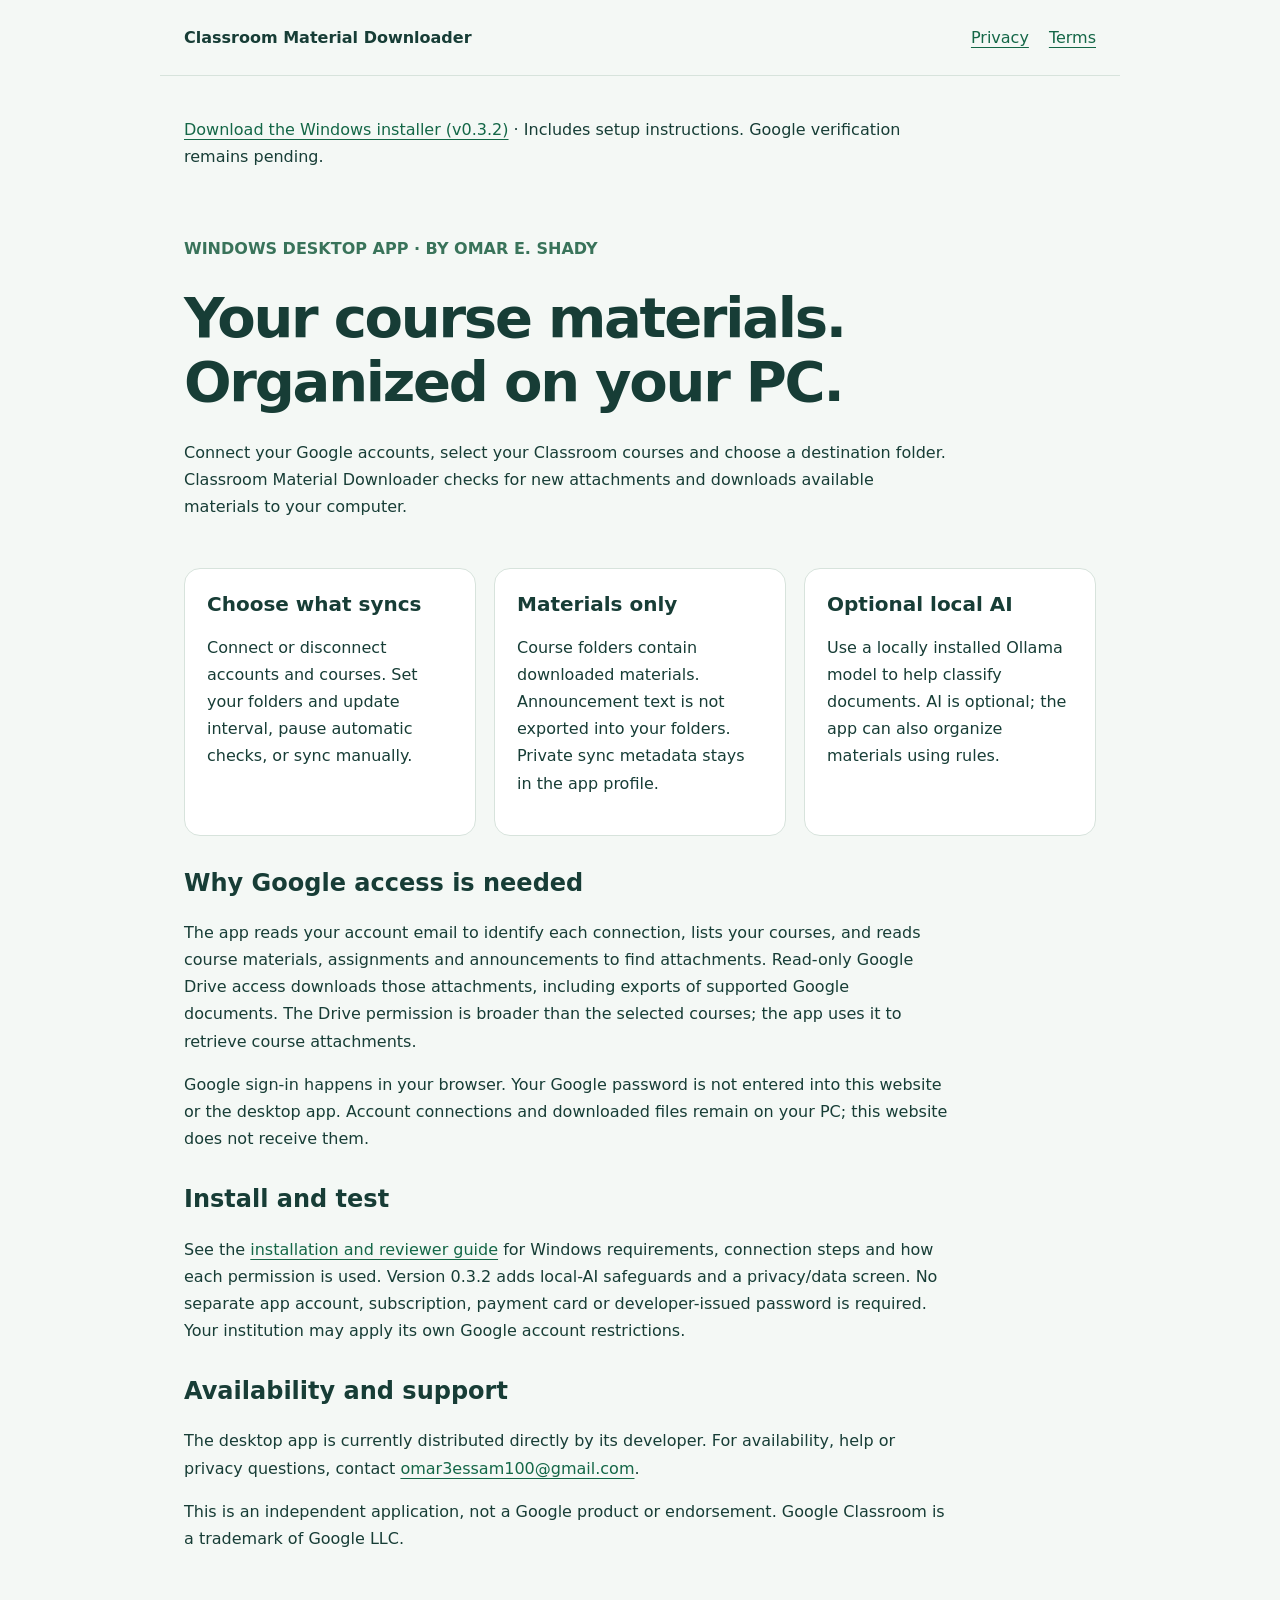
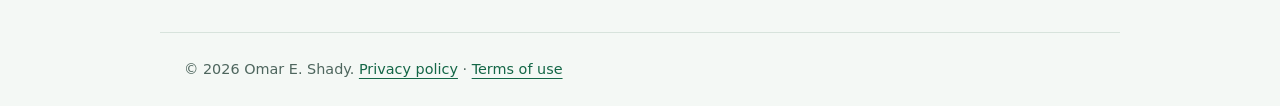
<file: index.html>
<!doctype html><html lang="en"><head><meta charset="utf-8"><meta name="viewport" content="width=device-width,initial-scale=1"><title>Classroom Material Downloader — Omar E. Shady</title><meta name="description" content="A Windows desktop app that downloads and organizes materials from your selected Google Classroom courses."><link rel="stylesheet" href="style.css"></head><body><header><strong>Classroom Material Downloader</strong><nav><a href="privacy.html">Privacy</a><a href="terms.html">Terms</a></nav></header><main><p><a href="https://github.com/omaressam10/classroom-material-downloader-site/releases/tag/v0.3.2">Download the Windows installer (v0.3.2)</a> · Includes setup instructions. Google verification remains pending.</p><section class="hero"><p class="eyebrow">WINDOWS DESKTOP APP · BY OMAR E. SHADY</p><h1>Your course materials.<br>Organized on your PC.</h1><p>Connect your Google accounts, select your Classroom courses and choose a destination folder. Classroom Material Downloader checks for new attachments and downloads available materials to your computer.</p></section><section class="cards"><article class="card"><h2>Choose what syncs</h2><p>Connect or disconnect accounts and courses. Set your folders and update interval, pause automatic checks, or sync manually.</p></article><article class="card"><h2>Materials only</h2><p>Course folders contain downloaded materials. Announcement text is not exported into your folders. Private sync metadata stays in the app profile.</p></article><article class="card"><h2>Optional local AI</h2><p>Use a locally installed Ollama model to help classify documents. AI is optional; the app can also organize materials using rules.</p></article></section><h2>Why Google access is needed</h2><p>The app reads your account email to identify each connection, lists your courses, and reads course materials, assignments and announcements to find attachments. Read-only Google Drive access downloads those attachments, including exports of supported Google documents. The Drive permission is broader than the selected courses; the app uses it to retrieve course attachments.</p><p>Google sign-in happens in your browser. Your Google password is not entered into this website or the desktop app. Account connections and downloaded files remain on your PC; this website does not receive them.</p><h2>Install and test</h2><p>See the <a href="reviewer-guide.html">installation and reviewer guide</a> for Windows requirements, connection steps and how each permission is used. Version 0.3.2 adds local-AI safeguards and a privacy/data screen. No separate app account, subscription, payment card or developer-issued password is required. Your institution may apply its own Google account restrictions.</p><h2>Availability and support</h2><p>The desktop app is currently distributed directly by its developer. For availability, help or privacy questions, contact <a href="mailto:omar3essam100@gmail.com">omar3essam100@gmail.com</a>.</p><p>This is an independent application, not a Google product or endorsement. Google Classroom is a trademark of Google LLC.</p></main><footer>© 2026 Omar E. Shady. <a href="privacy.html">Privacy policy</a> · <a href="terms.html">Terms of use</a></footer></body></html>
</file>
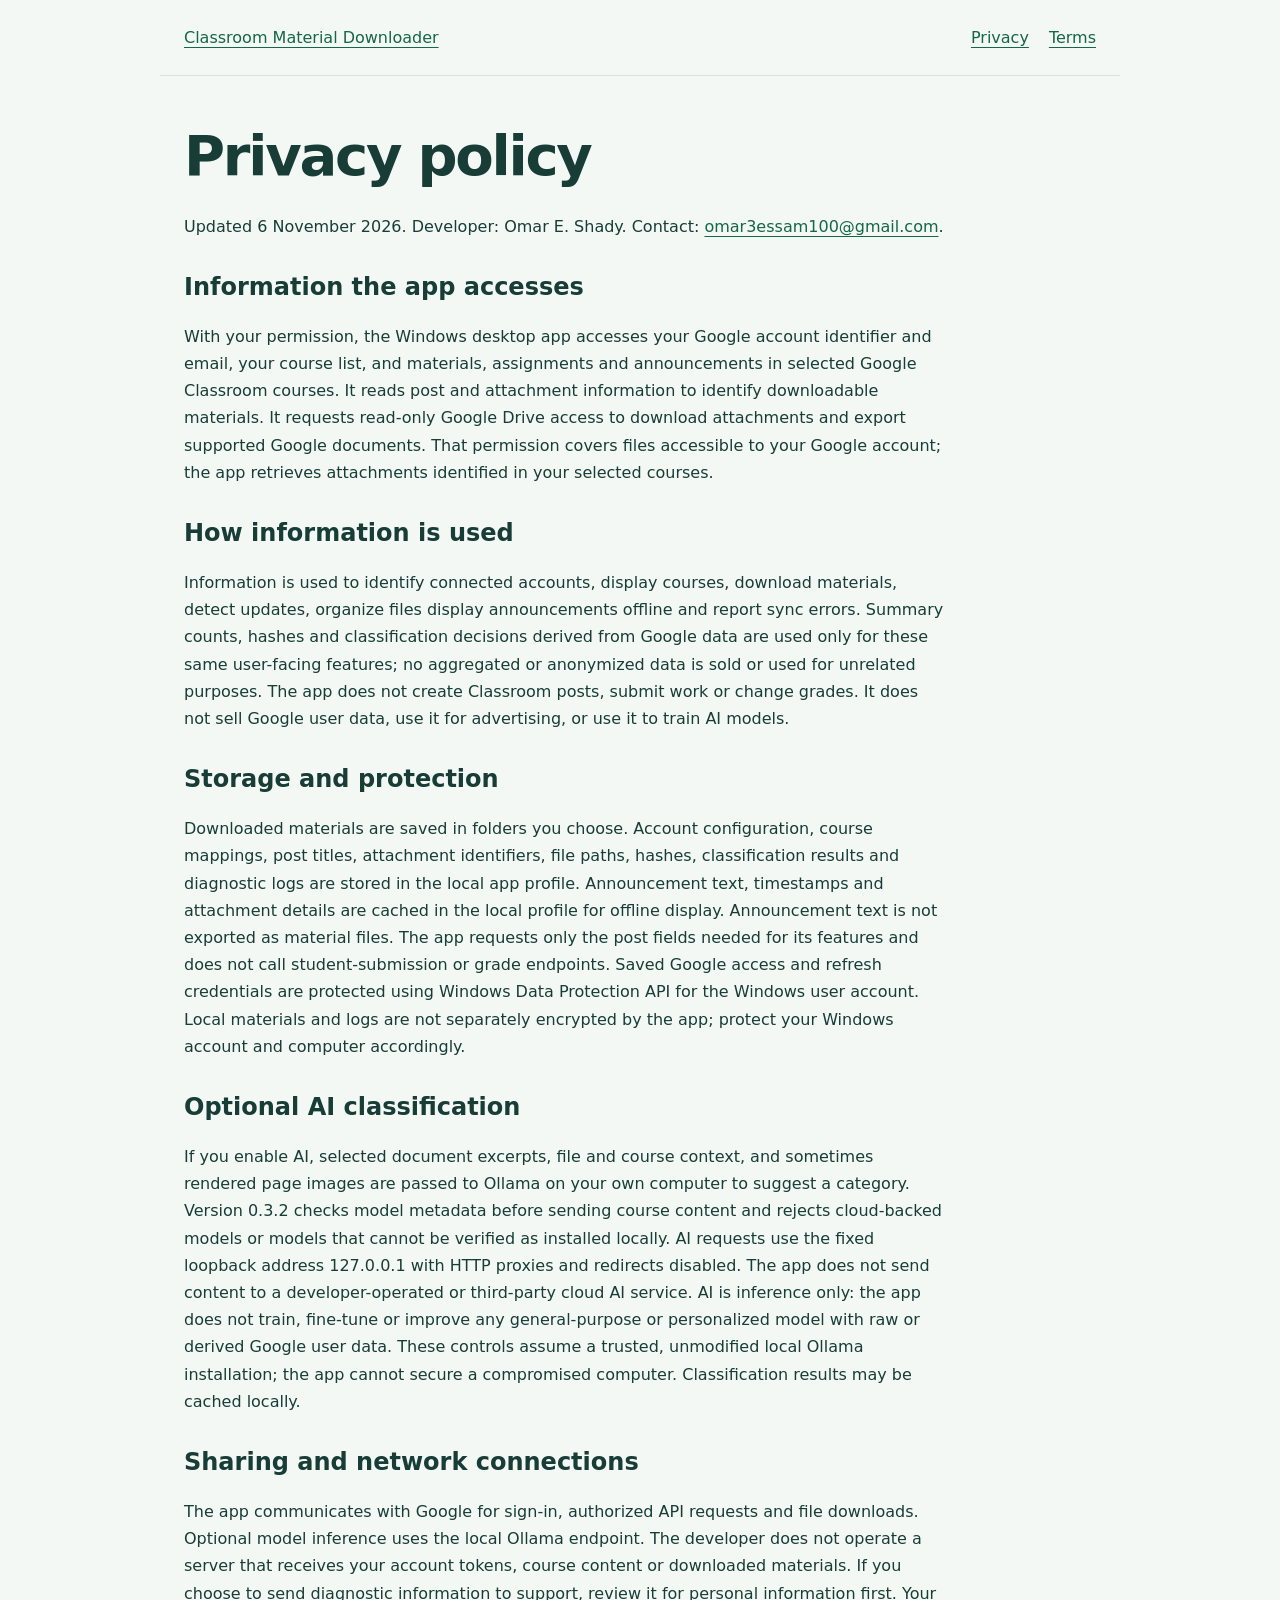
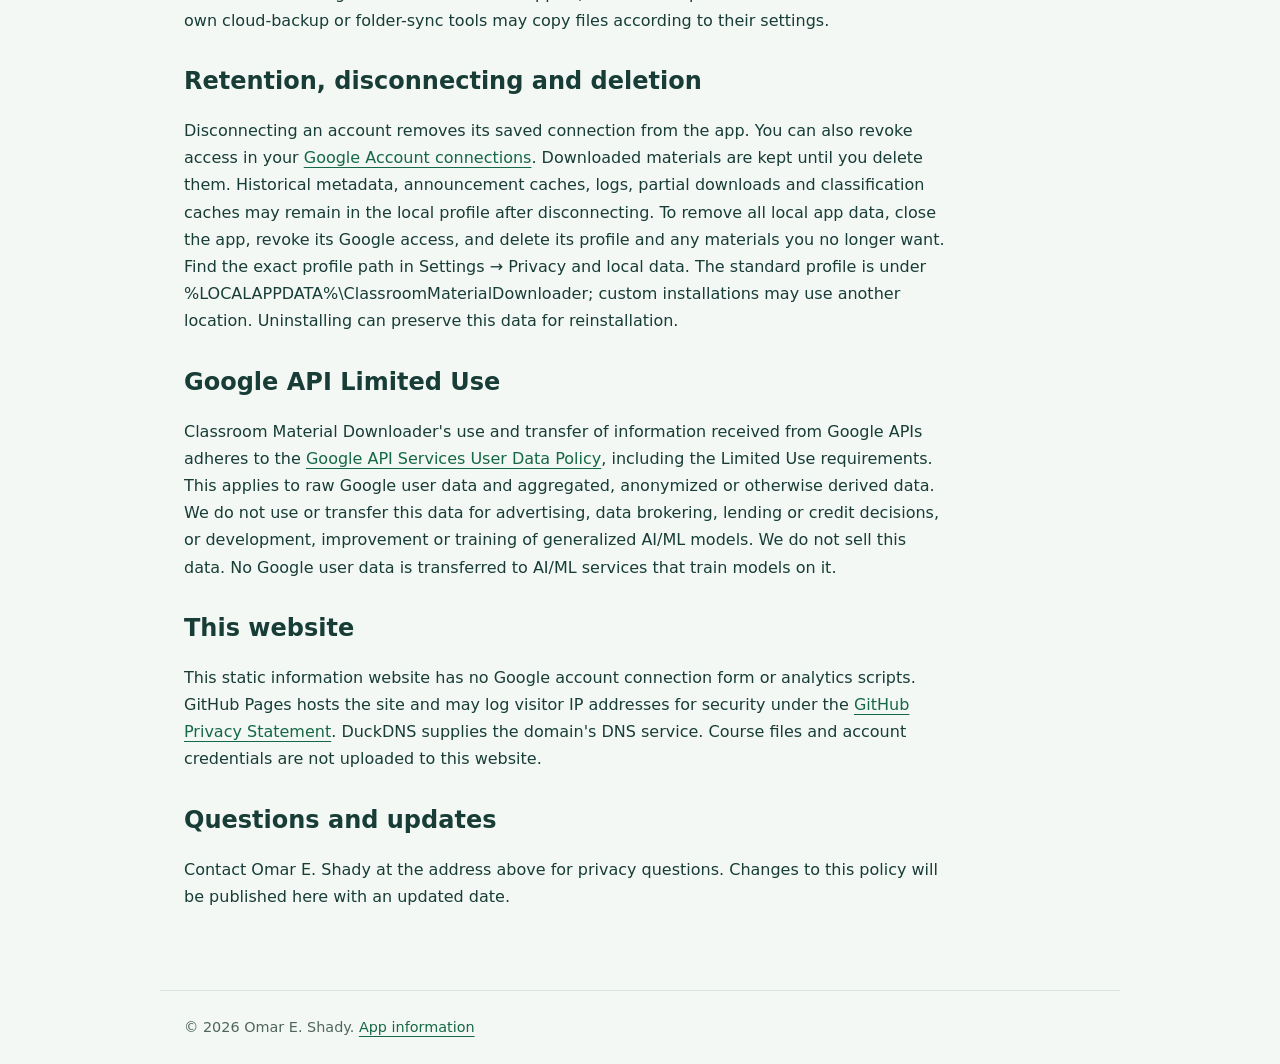
<file: privacy.html>
<!doctype html><html lang="en"><head><meta charset="utf-8"><meta name="viewport" content="width=device-width,initial-scale=1"><title>Privacy policy — Classroom Material Downloader</title><link rel="stylesheet" href="style.css"></head><body><header><a href="index.html">Classroom Material Downloader</a><nav><a href="privacy.html">Privacy</a><a href="terms.html">Terms</a></nav></header><main><h1>Privacy policy</h1><p>Updated 6 November 2026. Developer: Omar E. Shady. Contact: <a href="mailto:omar3essam100@gmail.com">omar3essam100@gmail.com</a>.</p><h2>Information the app accesses</h2><p>With your permission, the Windows desktop app accesses your Google account identifier and email, your course list, and materials, assignments and announcements in selected Google Classroom courses. It reads post and attachment information to identify downloadable materials. It requests read-only Google Drive access to download attachments and export supported Google documents. That permission covers files accessible to your Google account; the app retrieves attachments identified in your selected courses.</p><h2>How information is used</h2><p>Information is used to identify connected accounts, display courses, download materials, detect updates, organize files display announcements offline and report sync errors. Summary counts, hashes and classification decisions derived from Google data are used only for these same user-facing features; no aggregated or anonymized data is sold or used for unrelated purposes. The app does not create Classroom posts, submit work or change grades. It does not sell Google user data, use it for advertising, or use it to train AI models.</p><h2>Storage and protection</h2><p>Downloaded materials are saved in folders you choose. Account configuration, course mappings, post titles, attachment identifiers, file paths, hashes, classification results and diagnostic logs are stored in the local app profile. Announcement text, timestamps and attachment details are cached in the local profile for offline display. Announcement text is not exported as material files. The app requests only the post fields needed for its features and does not call student-submission or grade endpoints. Saved Google access and refresh credentials are protected using Windows Data Protection API for the Windows user account. Local materials and logs are not separately encrypted by the app; protect your Windows account and computer accordingly.</p><h2>Optional AI classification</h2><p>If you enable AI, selected document excerpts, file and course context, and sometimes rendered page images are passed to Ollama on your own computer to suggest a category. Version 0.3.2 checks model metadata before sending course content and rejects cloud-backed models or models that cannot be verified as installed locally. AI requests use the fixed loopback address 127.0.0.1 with HTTP proxies and redirects disabled. The app does not send content to a developer-operated or third-party cloud AI service. AI is inference only: the app does not train, fine-tune or improve any general-purpose or personalized model with raw or derived Google user data. These controls assume a trusted, unmodified local Ollama installation; the app cannot secure a compromised computer. Classification results may be cached locally.</p><h2>Sharing and network connections</h2><p>The app communicates with Google for sign-in, authorized API requests and file downloads. Optional model inference uses the local Ollama endpoint. The developer does not operate a server that receives your account tokens, course content or downloaded materials. If you choose to send diagnostic information to support, review it for personal information first. Your own cloud-backup or folder-sync tools may copy files according to their settings.</p><h2>Retention, disconnecting and deletion</h2><p>Disconnecting an account removes its saved connection from the app. You can also revoke access in your <a href="https://myaccount.google.com/connections">Google Account connections</a>. Downloaded materials are kept until you delete them. Historical metadata, announcement caches, logs, partial downloads and classification caches may remain in the local profile after disconnecting. To remove all local app data, close the app, revoke its Google access, and delete its profile and any materials you no longer want. Find the exact profile path in Settings → Privacy and local data. The standard profile is under %LOCALAPPDATA%\ClassroomMaterialDownloader; custom installations may use another location. Uninstalling can preserve this data for reinstallation.</p><h2>Google API Limited Use</h2><p>Classroom Material Downloader's use and transfer of information received from Google APIs adheres to the <a href="https://developers.google.com/terms/api-services-user-data-policy">Google API Services User Data Policy</a>, including the Limited Use requirements. This applies to raw Google user data and aggregated, anonymized or otherwise derived data. We do not use or transfer this data for advertising, data brokering, lending or credit decisions, or development, improvement or training of generalized AI/ML models. We do not sell this data. No Google user data is transferred to AI/ML services that train models on it.</p><h2>This website</h2><p>This static information website has no Google account connection form or analytics scripts. GitHub Pages hosts the site and may log visitor IP addresses for security under the <a href="https://docs.github.com/en/site-policy/privacy-policies/github-general-privacy-statement">GitHub Privacy Statement</a>. DuckDNS supplies the domain's DNS service. Course files and account credentials are not uploaded to this website.</p><h2>Questions and updates</h2><p>Contact Omar E. Shady at the address above for privacy questions. Changes to this policy will be published here with an updated date.</p></main><footer>© 2026 Omar E. Shady. <a href="index.html">App information</a></footer></body></html>
</file>
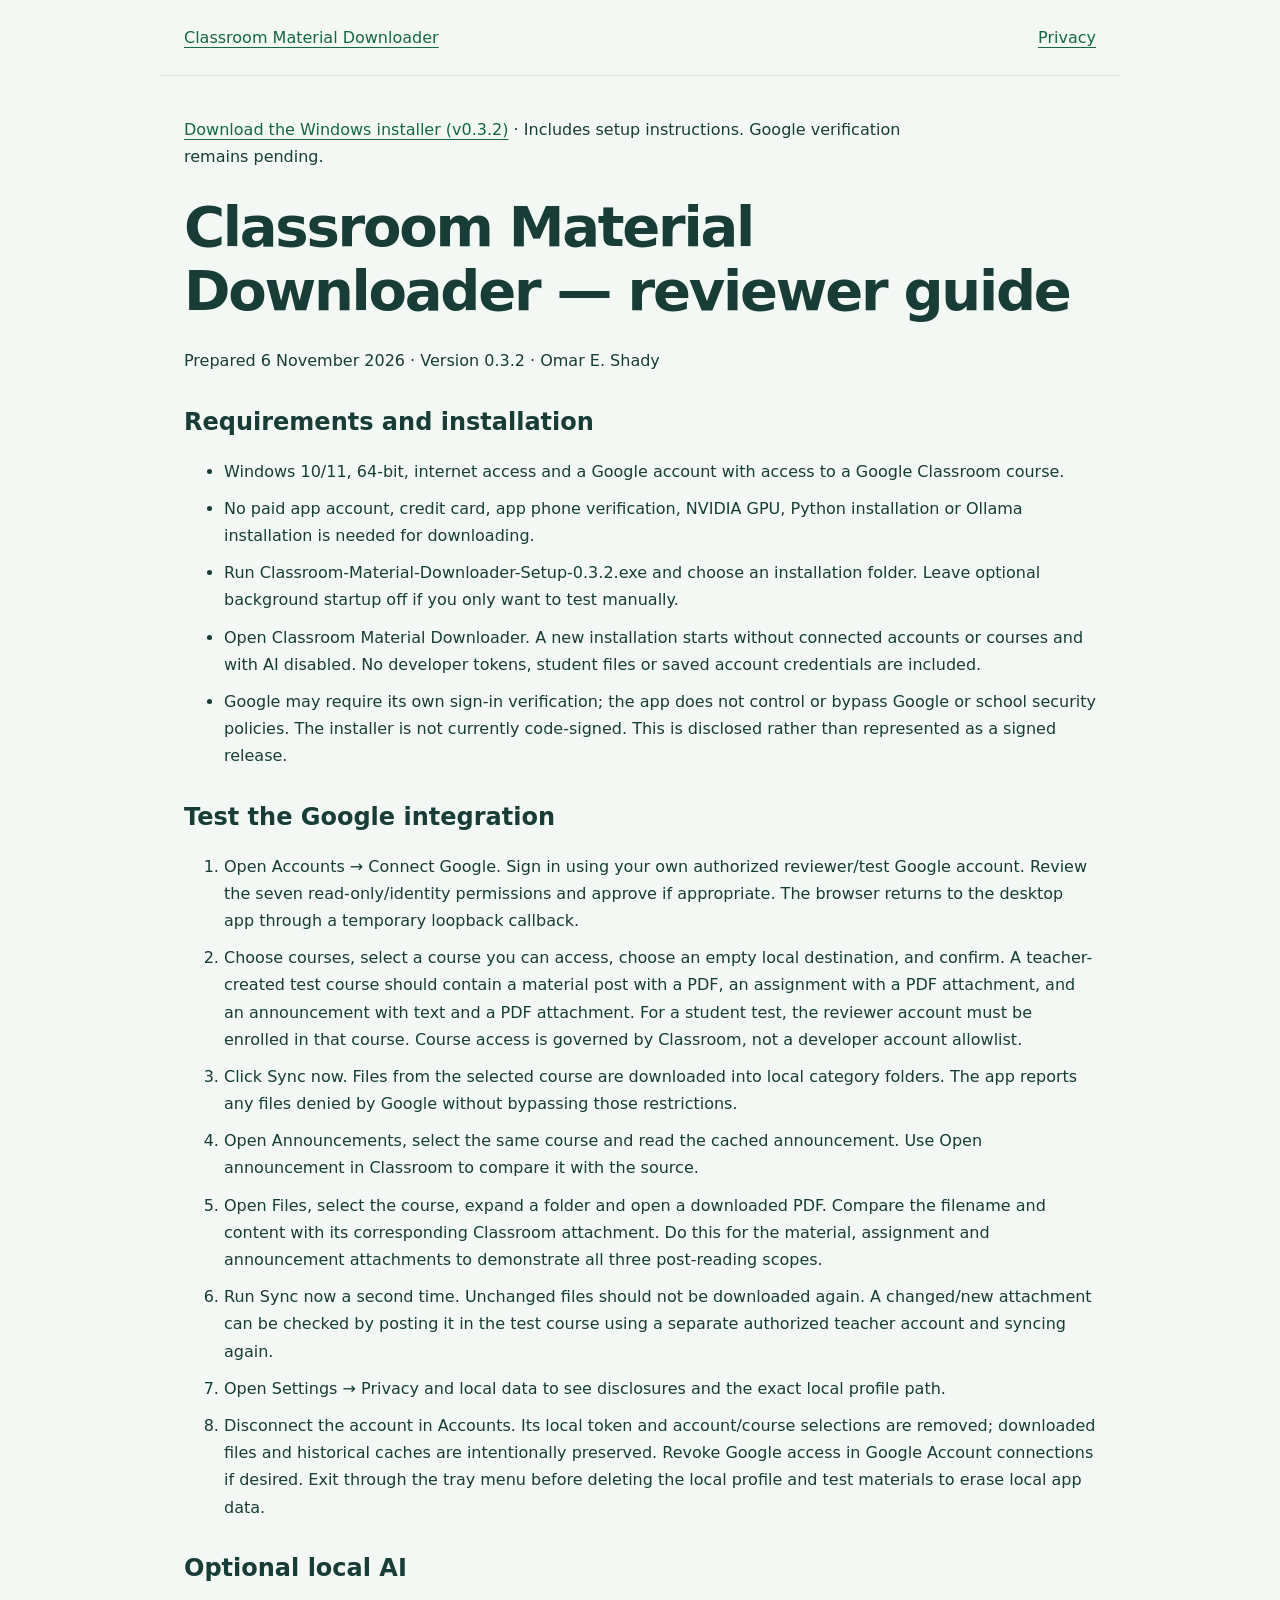
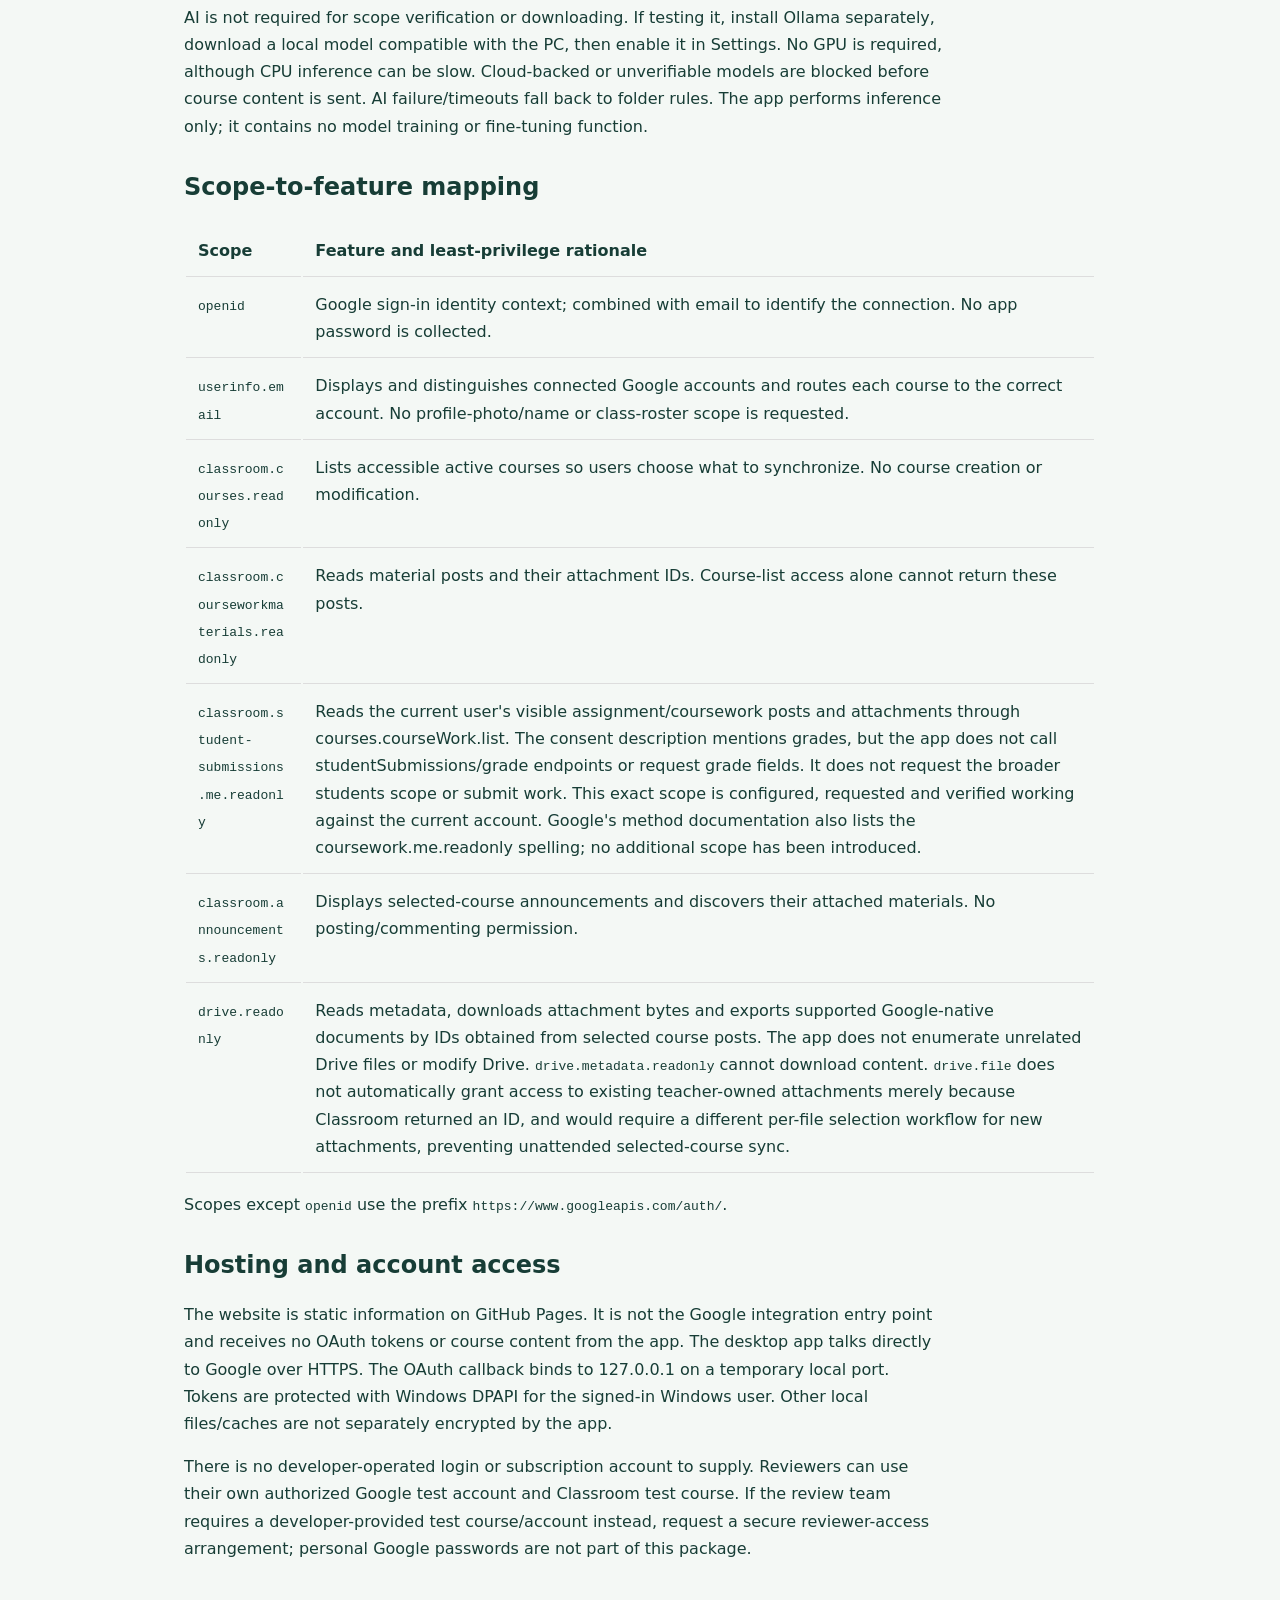
<file: reviewer-guide.html>
<!doctype html><html lang="en"><head><meta charset="utf-8"><meta name="viewport" content="width=device-width,initial-scale=1"><title>Installation and reviewer guide</title><link rel="stylesheet" href="style.css"><style>td,th{padding:12px;text-align:left;border-bottom:1px solid #ddd;vertical-align:top}code{overflow-wrap:anywhere}li{margin-bottom:10px}</style></head><body><header><a href="index.html">Classroom Material Downloader</a><nav><a href="privacy.html">Privacy</a></nav></header><main><p><a href="https://github.com/omaressam10/classroom-material-downloader-site/releases/tag/v0.3.2">Download the Windows installer (v0.3.2)</a> · Includes setup instructions. Google verification remains pending.</p><h1>Classroom Material Downloader — reviewer guide</h1><p>Prepared 6 November 2026 · Version 0.3.2 · Omar E. Shady</p><h2>Requirements and installation</h2><ul><li>Windows 10/11, 64-bit, internet access and a Google account with access to a Google Classroom course.</li><li>No paid app account, credit card, app phone verification, NVIDIA GPU, Python installation or Ollama installation is needed for downloading.</li><li>Run Classroom-Material-Downloader-Setup-0.3.2.exe and choose an installation folder. Leave optional background startup off if you only want to test manually.</li><li>Open Classroom Material Downloader. A new installation starts without connected accounts or courses and with AI disabled. No developer tokens, student files or saved account credentials are included.</li><li>Google may require its own sign-in verification; the app does not control or bypass Google or school security policies. The installer is not currently code-signed. This is disclosed rather than represented as a signed release.</li></ul><h2>Test the Google integration</h2><ol><li>Open Accounts → Connect Google. Sign in using your own authorized reviewer/test Google account. Review the seven read-only/identity permissions and approve if appropriate. The browser returns to the desktop app through a temporary loopback callback.</li><li>Choose courses, select a course you can access, choose an empty local destination, and confirm. A teacher-created test course should contain a material post with a PDF, an assignment with a PDF attachment, and an announcement with text and a PDF attachment. For a student test, the reviewer account must be enrolled in that course. Course access is governed by Classroom, not a developer account allowlist.</li><li>Click Sync now. Files from the selected course are downloaded into local category folders. The app reports any files denied by Google without bypassing those restrictions.</li><li>Open Announcements, select the same course and read the cached announcement. Use Open announcement in Classroom to compare it with the source.</li><li>Open Files, select the course, expand a folder and open a downloaded PDF. Compare the filename and content with its corresponding Classroom attachment. Do this for the material, assignment and announcement attachments to demonstrate all three post-reading scopes.</li><li>Run Sync now a second time. Unchanged files should not be downloaded again. A changed/new attachment can be checked by posting it in the test course using a separate authorized teacher account and syncing again.</li><li>Open Settings → Privacy and local data to see disclosures and the exact local profile path.</li><li>Disconnect the account in Accounts. Its local token and account/course selections are removed; downloaded files and historical caches are intentionally preserved. Revoke Google access in Google Account connections if desired. Exit through the tray menu before deleting the local profile and test materials to erase local app data.</li></ol><h2>Optional local AI</h2><p>AI is not required for scope verification or downloading. If testing it, install Ollama separately, download a local model compatible with the PC, then enable it in Settings. No GPU is required, although CPU inference can be slow. Cloud-backed or unverifiable models are blocked before course content is sent. AI failure/timeouts fall back to folder rules. The app performs inference only; it contains no model training or fine-tuning function.</p><h2>Scope-to-feature mapping</h2><div style="overflow:auto"><table><thead><tr><th>Scope</th><th>Feature and least-privilege rationale</th></tr></thead><tbody><tr><td><code>openid</code></td><td>Google sign-in identity context; combined with email to identify the connection. No app password is collected.</td></tr><tr><td><code>userinfo.email</code></td><td>Displays and distinguishes connected Google accounts and routes each course to the correct account. No profile-photo/name or class-roster scope is requested.</td></tr><tr><td><code>classroom.courses.readonly</code></td><td>Lists accessible active courses so users choose what to synchronize. No course creation or modification.</td></tr><tr><td><code>classroom.courseworkmaterials.readonly</code></td><td>Reads material posts and their attachment IDs. Course-list access alone cannot return these posts.</td></tr><tr><td><code>classroom.student-submissions.me.readonly</code></td><td>Reads the current user&#x27;s visible assignment/coursework posts and attachments through courses.courseWork.list. The consent description mentions grades, but the app does not call studentSubmissions/grade endpoints or request grade fields. It does not request the broader students scope or submit work. This exact scope is configured, requested and verified working against the current account. Google&#x27;s method documentation also lists the coursework.me.readonly spelling; no additional scope has been introduced.</td></tr><tr><td><code>classroom.announcements.readonly</code></td><td>Displays selected-course announcements and discovers their attached materials. No posting/commenting permission.</td></tr><tr><td><code>drive.readonly</code></td><td>Reads metadata, downloads attachment bytes and exports supported Google-native documents by IDs obtained from selected course posts. The app does not enumerate unrelated Drive files or modify Drive. <code>drive.metadata.readonly</code> cannot download content. <code>drive.file</code> does not automatically grant access to existing teacher-owned attachments merely because Classroom returned an ID, and would require a different per-file selection workflow for new attachments, preventing unattended selected-course sync.</td></tr></tbody></table></div><p>Scopes except <code>openid</code> use the prefix <code>https://www.googleapis.com/auth/</code>.</p><h2>Hosting and account access</h2><p>The website is static information on GitHub Pages. It is not the Google integration entry point and receives no OAuth tokens or course content from the app. The desktop app talks directly to Google over HTTPS. The OAuth callback binds to 127.0.0.1 on a temporary local port. Tokens are protected with Windows DPAPI for the signed-in Windows user. Other local files/caches are not separately encrypted by the app.</p><p>There is no developer-operated login or subscription account to supply. Reviewers can use their own authorized Google test account and Classroom test course. If the review team requires a developer-provided test course/account instead, request a secure reviewer-access arrangement; personal Google passwords are not part of this package.
</p></main></body></html>
</file>
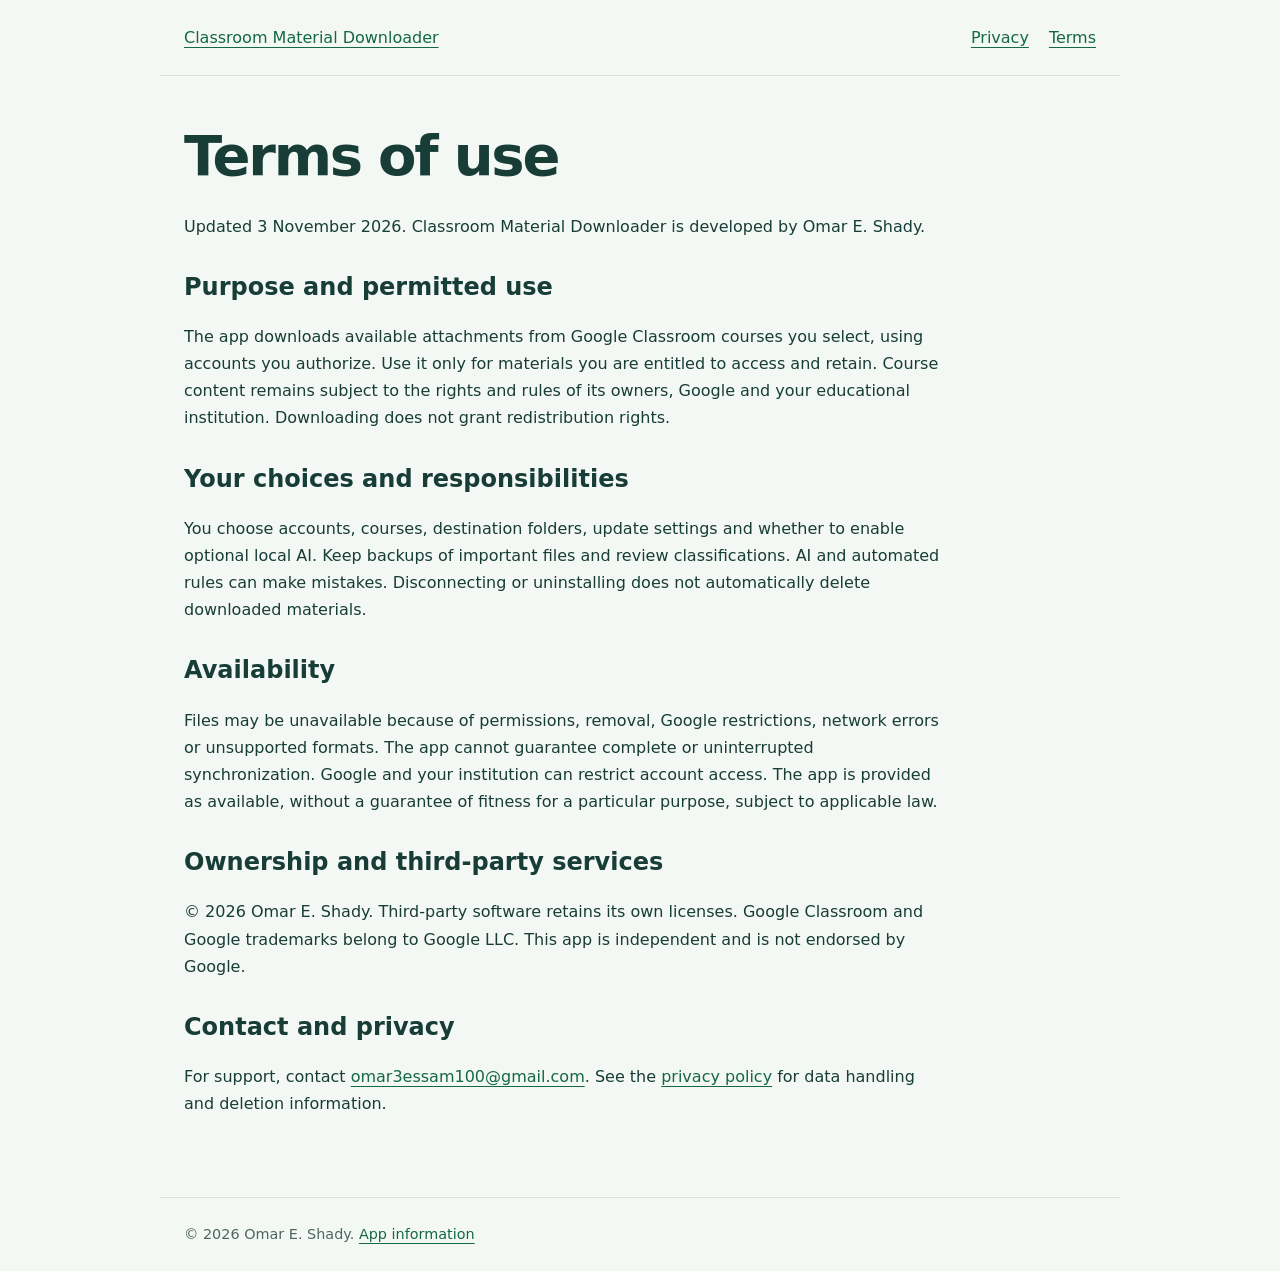
<file: terms.html>
<!doctype html><html lang="en"><head><meta charset="utf-8"><meta name="viewport" content="width=device-width,initial-scale=1"><title>Terms of use — Classroom Material Downloader</title><link rel="stylesheet" href="style.css"></head><body><header><a href="index.html">Classroom Material Downloader</a><nav><a href="privacy.html">Privacy</a><a href="terms.html">Terms</a></nav></header><main><h1>Terms of use</h1><p>Updated 3 November 2026. Classroom Material Downloader is developed by Omar E. Shady.</p><h2>Purpose and permitted use</h2><p>The app downloads available attachments from Google Classroom courses you select, using accounts you authorize. Use it only for materials you are entitled to access and retain. Course content remains subject to the rights and rules of its owners, Google and your educational institution. Downloading does not grant redistribution rights.</p><h2>Your choices and responsibilities</h2><p>You choose accounts, courses, destination folders, update settings and whether to enable optional local AI. Keep backups of important files and review classifications. AI and automated rules can make mistakes. Disconnecting or uninstalling does not automatically delete downloaded materials.</p><h2>Availability</h2><p>Files may be unavailable because of permissions, removal, Google restrictions, network errors or unsupported formats. The app cannot guarantee complete or uninterrupted synchronization. Google and your institution can restrict account access. The app is provided as available, without a guarantee of fitness for a particular purpose, subject to applicable law.</p><h2>Ownership and third-party services</h2><p>© 2026 Omar E. Shady. Third-party software retains its own licenses. Google Classroom and Google trademarks belong to Google LLC. This app is independent and is not endorsed by Google.</p><h2>Contact and privacy</h2><p>For support, contact <a href="mailto:omar3essam100@gmail.com">omar3essam100@gmail.com</a>. See the <a href="privacy.html">privacy policy</a> for data handling and deletion information.</p></main><footer>© 2026 Omar E. Shady. <a href="index.html">App information</a></footer></body></html>
</file>
<file: style.css>
:root{font-family:Segoe UI,system-ui,sans-serif;color:#173d36;background:#f4f8f5;line-height:1.7}*{box-sizing:border-box}body{margin:0}header,main,footer{max-width:960px;margin:auto;padding:24px}header{display:flex;gap:24px;align-items:center;justify-content:space-between;border-bottom:1px solid #d7e3dc}nav{display:flex;gap:20px;flex-wrap:wrap}a{color:#146747;text-underline-offset:4px}h1{font-size:clamp(2rem,5vw,3.5rem);line-height:1.15;letter-spacing:-.04em;margin:24px 0}h2{line-height:1.3;margin-top:32px}p{max-width:75ch}.eyebrow{color:#39735a;font-weight:600}.hero{padding:32px 0}.cards{display:grid;grid-template-columns:repeat(auto-fit,minmax(220px,1fr));gap:18px}.card{background:white;border:1px solid #d7e3dc;border-radius:16px;padding:22px}.card h2{margin-top:0;font-size:1.25rem}footer{font-size:.9rem;border-top:1px solid #d7e3dc;margin-top:40px;color:#4e665e}li{margin:8px 0}@media(max-width:600px){header{align-items:flex-start;flex-direction:column}main{padding:20px}}
</file>
